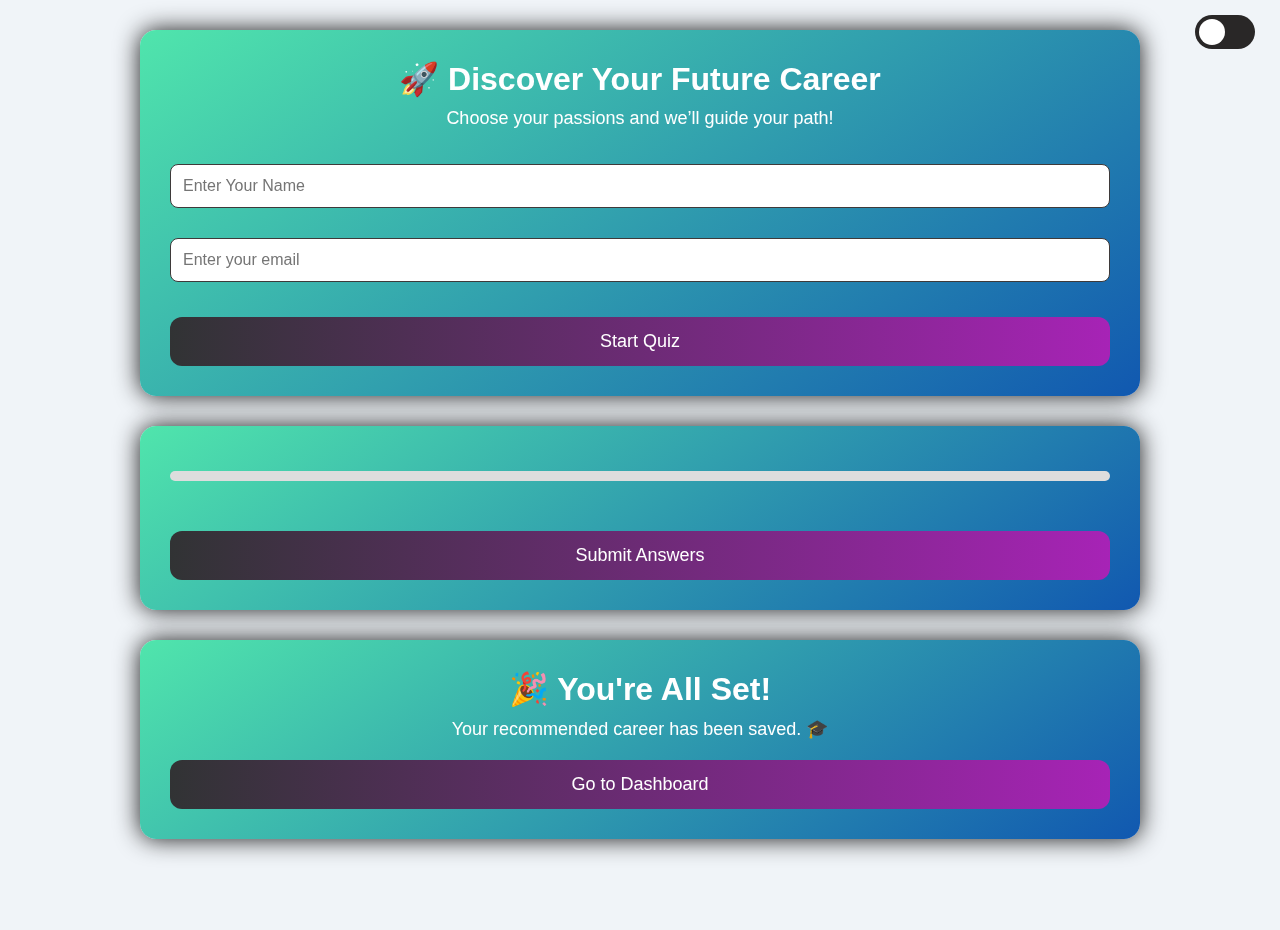
<file: career-quiz/index.html>
<!DOCTYPE html>
<html lang="en">
<head>
  <meta charset="UTF-8" />
  <meta name="viewport" content="width=device-width, initial-scale=1" />
  <title>Career Recommendation Quiz</title>
  <link rel="stylesheet" href="style.css" />
</head>
<body>

<div class="background-overlay"></div>

<div class="dark-mode-toggle">
  <label class="switch">
    <input type="checkbox" id="darkToggle">
    <span class="slider round"></span>
  </label>
</div>

<div class="container" id="start-container">
  <h1>🚀 Discover Your Future Career</h1>
  <p class="subtitle">Choose your passions and we’ll guide your path!</p>
  <input type="text" id="username" placeholder="Enter Your Name" required>
  <input type="email" id="email" placeholder="Enter your email" required>
  <button id="start-btn" class="btn">Start Quiz</button>
</div>

<div class="container hidden" id="quiz-container">
  <h2 id="welcome-text"></h2>
  <div id="progress-bar"><div id="progress"></div></div>
  <form id="quiz-form">
    <div id="questions-container" class="cards-grid"></div>
    <button type="submit" class="btn submit-btn">Submit Answers</button>
  </form>
</div>

<div class="container hidden center" id="finish-container">
  <h1>🎉 You're All Set!</h1>
  <p class="subtitle">Your recommended career has been saved. 🎓</p>
  <button id="dashboard-btn" class="btn">Go to Dashboard</button>
</div>

<script src="script.js"></script>
</body>
</html>
</file>
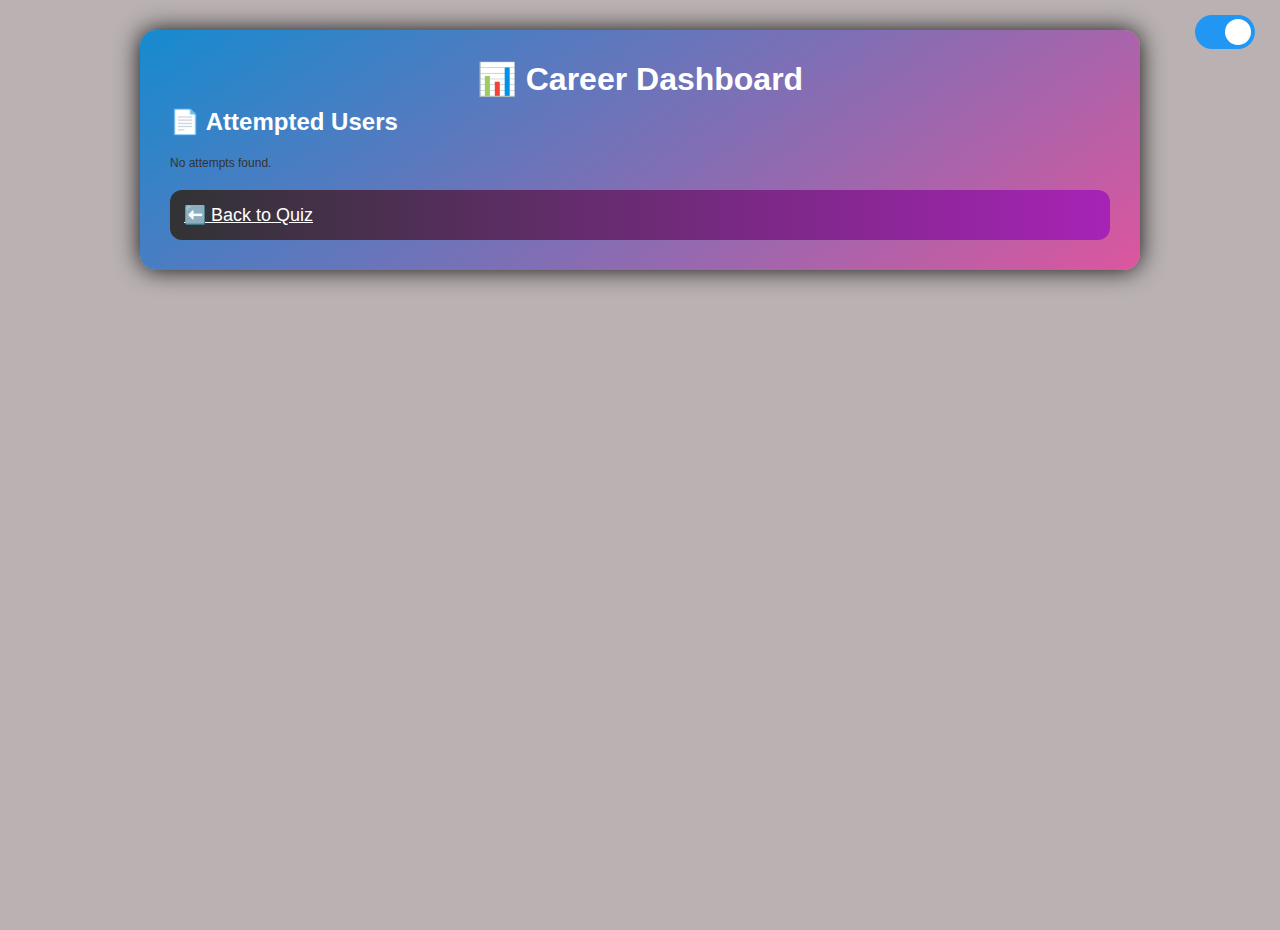
<file: career-quiz/dashboard.html>
<!DOCTYPE html>
<html lang="en">
<head>
  <meta charset="UTF-8" />
  <meta name="viewport" content="width=device-width, initial-scale=1" />
  <title>Career Dashboard</title>
  <link rel="stylesheet" href="style.css" />
</head>
<body class="dark-mode">

<div class="dark-mode-toggle">
  <label class="switch">
    <input type="checkbox" id="darkToggle" checked>
    <span class="slider round"></span>
  </label>
</div>

<div class="container">
  <h1>📊 Career Dashboard</h1>

  <h2>📄 Attempted Users</h2>
<div id="all-attempts" class="cards-grid"></div>


  <div class="dashboard-link">
    <a href="index.html" class="btn">⬅️ Back to Quiz</a>
  </div>
</div>

<script src="dashboard.js"></script>
</body>
</html>
</file>
<file: career-quiz/style.css>
/* General Reset */
* {
  margin: 0;
  padding: 0;
  box-sizing: border-box;
}

body {
  font-family: 'Poppins', sans-serif;
  background: #f0f4f8;
  color: #333;
  min-height: 100vh;
  position: relative;
}

.background-overlay {
  position: fixed;
  top: 0;
  left: 0;
  width: 100%;
  height: 100%;
  background-image: url('https://images.unsplash.com/photo-1522199710521-72d69614c702?auto=format&fit=crop&w=1350&q=80');
  background-size: cover;
  background-position: center;
  z-index: -1;
  opacity: 0.2;
  filter: blur(4px);
}

.container {
  max-width: 1000px;
  margin: 30px auto;
  padding: 30px;
  /*background: linear-gradient(145deg, #d67be7, #cfad16);*/
  background: linear-gradient(145deg, #50e5ac, #1158b0);
  border-radius: 16px;
  box-shadow: 0 0 25px rgba(0, 0, 0, 0.9);
  transition: .5s;
}
.container:hover{
  background: linear-gradient(145deg, #168bcf, #dc569e);
}

h1 {
  text-align: center;
  margin-bottom: 10px;
  font-size: 32px;
  font-weight: 600;
  color:white;
}

.subtitle {
  text-align: center;
  margin-bottom: 20px;
  font-size: 18px;
  font-weight: 400;
  color: white;
}

input[type="text"],
input[type="email"] {
  width: 100%;
  padding: 12px;
  margin: 15px 0;
  border: 1px solid #3e3a3a;
  border-radius: 8px;
  outline: none;
  font-size: 16px;
}

/* Buttons */
.btn {
  display: block;
  width: 100%;
  background: linear-gradient(to right, #313334, #a723b6);
  color: white;
  font-size: 18px;
  padding: 14px;
  border: none;
  border-radius: 12px;
  cursor: pointer;
  transition: 0.3s;
  margin-top: 20px;
}

.btn:hover {
  background: linear-gradient(to right, #e1edf6, #083eb4);
  color:black;
}

/* Card Grid */
.cards-grid {
  display: grid;
  grid-template-columns: repeat(auto-fill, minmax(180px, 1fr));
  gap: 15px;
  margin-top: 20px;
}

.question-box {
  padding: 15px;
  background: #fff;
  border: 2px solid #fbe7e7;
  border-radius: 10px;
  text-align: center;
  font-weight: 600;
  cursor: pointer;
  transition: all 0.3s;
}

.question-box:hover {
  background: #e9f5ff;
  border:3px solid #333;
}

.question-box.selected {
  background: #3498db;
  color: #fff;
  border-color: #d9e2e8;
}

/* Progress Bar */
#progress-bar {
  width: 100%;
  height: 10px;
  background: #ddd;
  border-radius: 6px;
  margin: 15px 0 30px;
  overflow: hidden;
}

#progress {
  height: 100%;
  width: 0;
  background: #191a1a;
  transition: width 0.3s;
}

/* Center Class */
.center {
  text-align: center;
}

/* Dark Mode */
.dark-mode {
  background: #bab2b2;
  color: #827979;
 
}

.dark-mode .container {
  background: linear-gradient(145deg, #168bcf, #dc569e);
  transition: all 0.5s;
}
.dark-mode .container:hover{
    background: linear-gradient(145deg, #dc5656, #16cf2f);
}

.dark-mode .question-box {
  background: #333;
  border-color: #555;
  color: #fff;
  border:2px solid white 
}
.dark-mode .question-box:hover{
  background: #f6f1f1;
  color:#333;
  border:3px solid #262424;
}

.dark-mode .question-box.selected {
  background: #03dac6;
  color: #000;
}
.dark-mode h2{
  color:white;
}

/* Toggle */
.dark-mode-toggle {
  position: fixed;
  top: 15px;
  right: 25px;
  z-index: 99;
}

.switch {
  position: relative;
  display: inline-block;
  width: 60px;
  height: 34px;
}
.switch input {
  opacity: 0;
  width: 0;
  height: 0;
}
.slider {
  position: absolute;
  cursor: pointer;
  top: 0; left: 0; right: 0; bottom: 0;
  background-color: #292727;
  transition: .4s;
  border-radius: 34px;
}
.slider:before {
  position: absolute;
  content: "";
  height: 26px; width: 26px;
  left: 4px;
  bottom: 4px;
  background-color: white;
  transition: .4s;
  border-radius: 50%;
}
input:checked + .slider {
  background-color: #2196f3;
}
input:checked + .slider:before {
  transform: translateX(26px);
}
#all-attempts{
  margin-top: 20px;
  font-size: 12px;
  font-weight: 400;
  color: #333;
}
</file>
